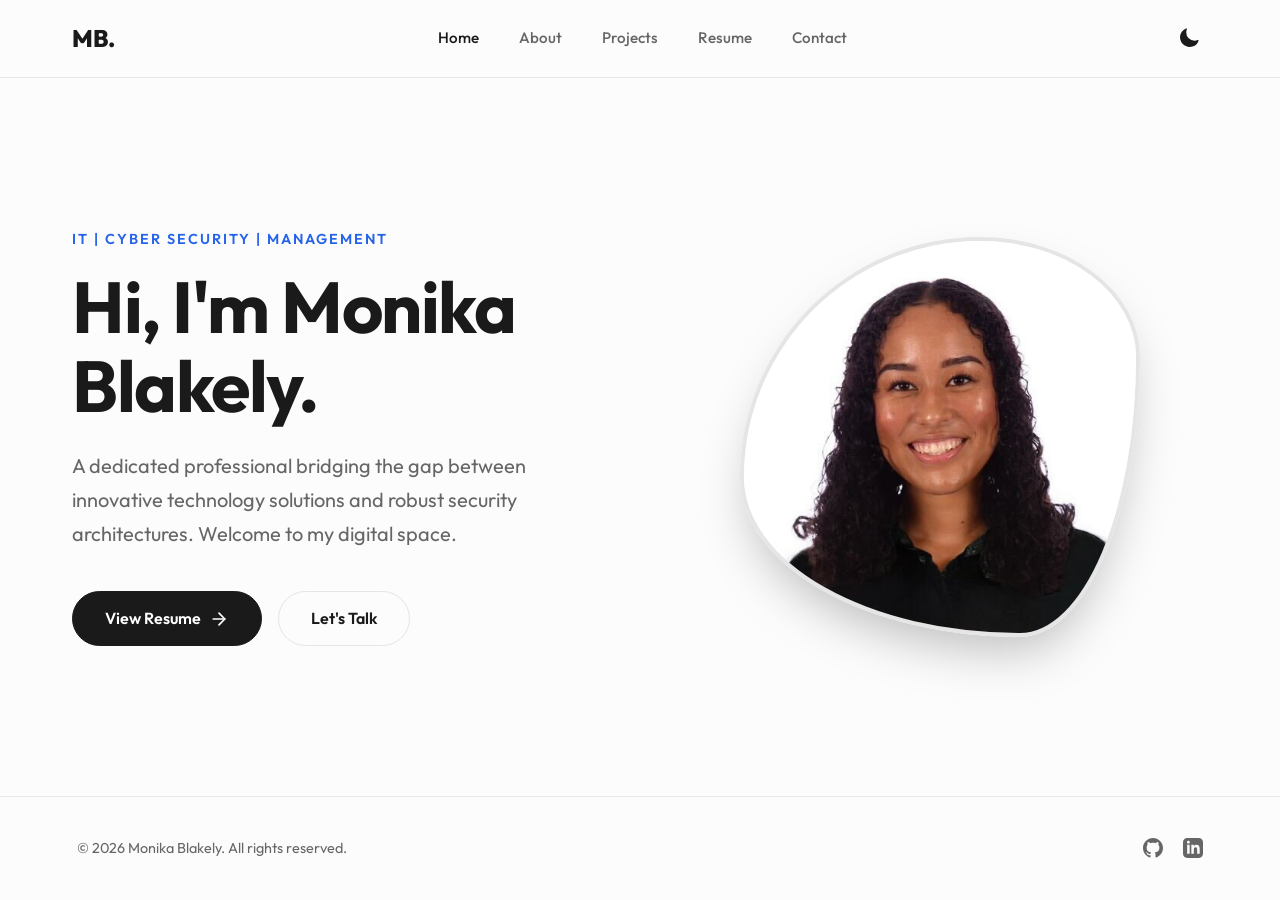
<file: index.html>
<!doctype html>
<html lang="en" data-theme="dark">
  <head>
    <meta charset="UTF-8" />
    <meta name="viewport" content="width=device-width, initial-scale=1" />
    <title>Monika Blakely | IT & Cyber Security Professional</title>

    <!-- SEO -->
    <meta name="description" content="Monika Blakely is an IT and Cyber Security professional based in Virginia, specializing in security architecture, IT management, and innovative technology solutions." />
    <meta name="author" content="Monika Blakely" />
    <meta name="robots" content="index, follow" />
    <link rel="canonical" href="https://monikablakely.github.io/portfolio/" />

    <!-- Open Graph -->
    <meta property="og:title" content="Monika Blakely | IT & Cyber Security Professional" />
    <meta property="og:description" content="IT and Cyber Security professional bridging innovative technology solutions and robust security architectures." />
    <meta property="og:type" content="website" />
    <meta property="og:url" content="https://monikablakely.github.io/portfolio/" />

    <!-- Fonts -->
    <link rel="preconnect" href="https://fonts.googleapis.com" />
    <link rel="preconnect" href="https://fonts.gstatic.com" crossorigin />
    <link href="https://fonts.googleapis.com/css2?family=Outfit:wght@300;400;500;600;700;800&display=swap" rel="stylesheet" />

    <!-- Stylesheet -->
    <link rel="stylesheet" href="assets/css/styles.css" />
  </head>
  <body>
    <nav class="navbar" id="navbar">
      <div class="nav-container">
        <a href="index.html" class="nav-brand">MB.</a>

        <div class="nav-links" id="nav-links">
          <a href="index.html" class="active">Home</a>
          <a href="about.html">About</a>
          <a href="projects.html">Projects</a>
          <a href="resume.html">Resume</a>
          <a href="contact.html">Contact</a>
        </div>

        <div class="nav-controls">
          <button class="theme-toggle" id="theme-toggle" aria-label="Toggle Theme">
            <svg id="theme-icon" xmlns="http://www.w3.org/2000/svg" viewBox="0 0 24 24">
              <path
                d="M12 2.25a.75.75 0 0 1 .75.75v2.25a.75.75 0 0 1-1.5 0V3a.75.75 0 0 1 .75-.75ZM7.5 12a4.5 4.5 0 1 1 9 0 4.5 4.5 0 0 1-9 0ZM18.894 6.166a.75.75 0 0 0-1.06-1.06l-1.591 1.59a.75.75 0 1 0 1.06 1.061l1.591-1.59ZM21.75 12a.75.75 0 0 1-.75.75h-2.25a.75.75 0 0 1 0-1.5H21a.75.75 0 0 1 .75.75ZM17.834 18.894a.75.75 0 0 0 1.06-1.06l-1.59-1.591a.75.75 0 1 0-1.061 1.06l1.59 1.591ZM12 18.75a.75.75 0 0 1 .75.75V21a.75.75 0 0 1-1.5 0v-1.5a.75.75 0 0 1 .75-.75ZM6.166 18.894a.75.75 0 0 1-1.06-1.06l1.59-1.591a.75.75 0 1 1 1.061 1.06l-1.59 1.591ZM2.25 12a.75.75 0 0 1 .75-.75H5.25a.75.75 0 0 1 0 1.5H3a.75.75 0 0 1-.75-.75ZM6.166 6.166a.75.75 0 0 1 1.06-1.06l1.59 1.591a.75.75 0 1 1-1.061 1.06l-1.59-1.591Z"
              />
            </svg>
          </button>

          <button class="mobile-toggle" id="mobile-toggle" aria-label="Toggle Menu">
            <svg xmlns="http://www.w3.org/2000/svg" width="24" height="24" fill="none" viewBox="0 0 24 24" stroke="currentColor" stroke-width="2">
              <path stroke-linecap="round" stroke-linejoin="round" d="M4 6h16M4 12h16m-7 6h7" />
            </svg>
          </button>
        </div>
      </div>
    </nav>

    <main>
      <section class="hero">
        <div class="hero-content">
          <span class="hero-subtitle">IT | Cyber Security | Management</span>
          <h1 class="hero-title">Hi, I'm Monika Blakely.</h1>
          <p class="hero-desc">A dedicated professional bridging the gap between innovative technology solutions and robust security architectures. Welcome to my digital space.</p>

          <div class="hero-actions">
            <a href="resume.html" class="btn-primary">
              View Resume
              <svg xmlns="http://www.w3.org/2000/svg" width="20" height="20" viewBox="0 0 24 24" fill="none" stroke="currentColor" stroke-width="2" stroke-linecap="round" stroke-linejoin="round">
                <line x1="5" y1="12" x2="19" y2="12"></line>
                <polyline points="12 5 19 12 12 19"></polyline>
              </svg>
            </a>
            <a href="contact.html" class="btn-secondary">Let's Talk</a>
          </div>
        </div>
        <div class="hero-image-wrapper">
          <img src="assets/images/profile.jpg" alt="Monika Blakely Profile" class="hero-image" />
        </div>
      </section>
    </main>

    <footer>
      <div class="footer-left">&copy; <span id="year">2026</span> Monika Blakely. All rights reserved.</div>
      <div class="socials">
        <a href="https://github.com/monikablakely" target="_blank" rel="noopener noreferrer" aria-label="GitHub">
          <svg xmlns="http://www.w3.org/2000/svg" width="20" height="20" viewBox="0 0 24 24" fill="currentColor">
            <path
              d="M12 0c-6.626 0-12 5.373-12 12 0 5.302 3.438 9.8 8.207 11.387.599.111.793-.261.793-.577v-2.234c-3.338.726-4.033-1.416-4.033-1.416-.546-1.387-1.333-1.756-1.333-1.756-1.089-.745.083-.729.083-.729 1.205.084 1.839 1.237 1.839 1.237 1.07 1.834 2.807 1.304 3.492.997.107-.775.418-1.305.762-1.604-2.665-.305-5.467-1.334-5.467-5.931 0-1.311.469-2.381 1.236-3.221-.124-.303-.535-1.524.117-3.176 0 0 1.008-.322 3.301 1.23.957-.266 1.983-.399 3.003-.404 1.02.005 2.047.138 3.006.404 2.291-1.552 3.297-1.23 3.297-1.23.653 1.653.242 2.874.118 3.176.77.84 1.235 1.911 1.235 3.221 0 4.609-2.807 5.624-5.479 5.921.43.372.823 1.102.823 2.222v3.293c0 .319.192.694.801.576 4.765-1.589 8.199-6.086 8.199-11.386 0-6.627-5.373-12-12-12z"
            />
          </svg>
        </a>
        <a href="https://www.linkedin.com/in/monikablakely/" target="_blank" rel="noopener noreferrer" aria-label="LinkedIn">
          <svg xmlns="http://www.w3.org/2000/svg" width="20" height="20" viewBox="0 0 24 24" fill="currentColor"><path d="M19 0h-14c-2.761 0-5 2.239-5 5v14c0 2.761 2.239 5 5 5h14c2.762 0 5-2.239 5-5v-14c0-2.761-2.238-5-5-5zm-11 19h-3v-11h3v11zm-1.5-12.268c-.966 0-1.75-.79-1.75-1.764s.784-1.764 1.75-1.764 1.75.79 1.75 1.764-.783 1.764-1.75 1.764zm13.5 12.268h-3v-5.604c0-3.368-4-3.113-4 0v5.604h-3v-11h3v1.765c1.396-2.586 7-2.777 7 2.476v6.759z" /></svg>
        </a>
      </div>
    </footer>

    <script src="assets/js/scripts.js"></script>
  </body>
</html>
</file>
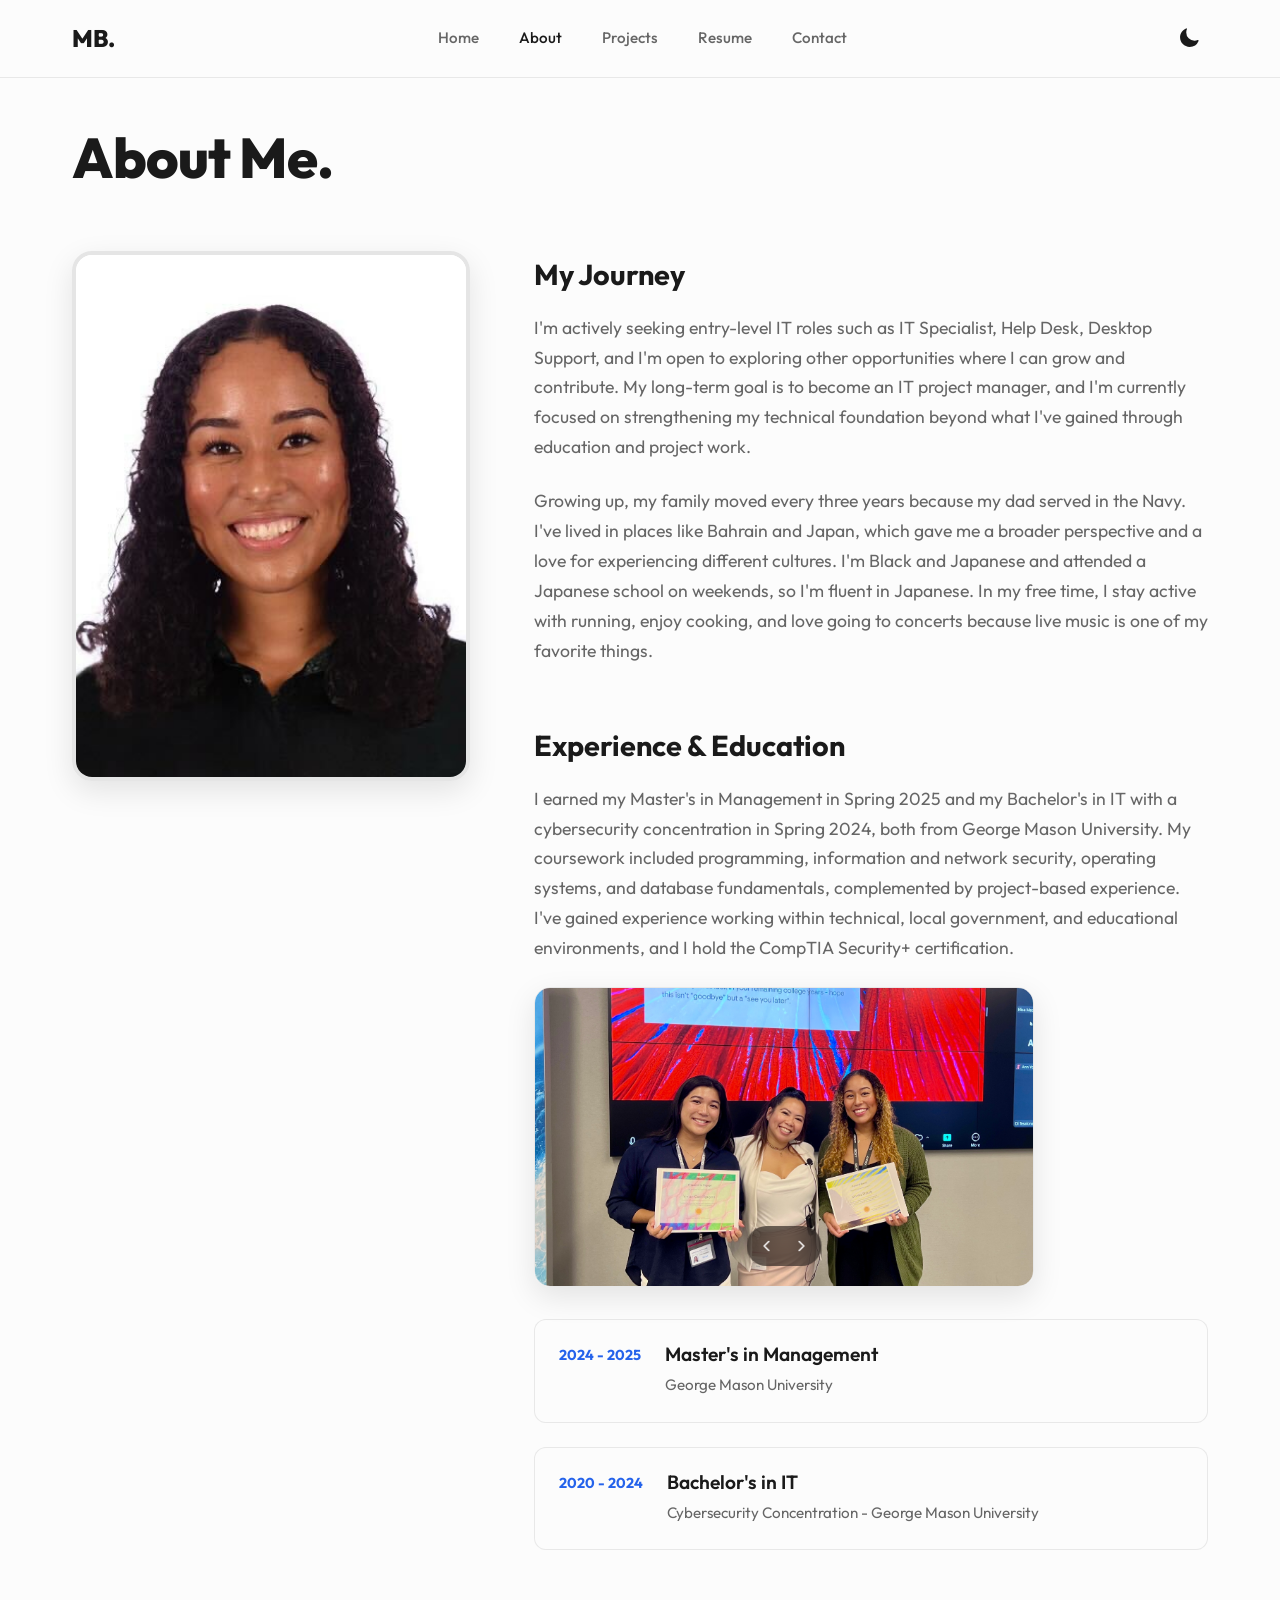
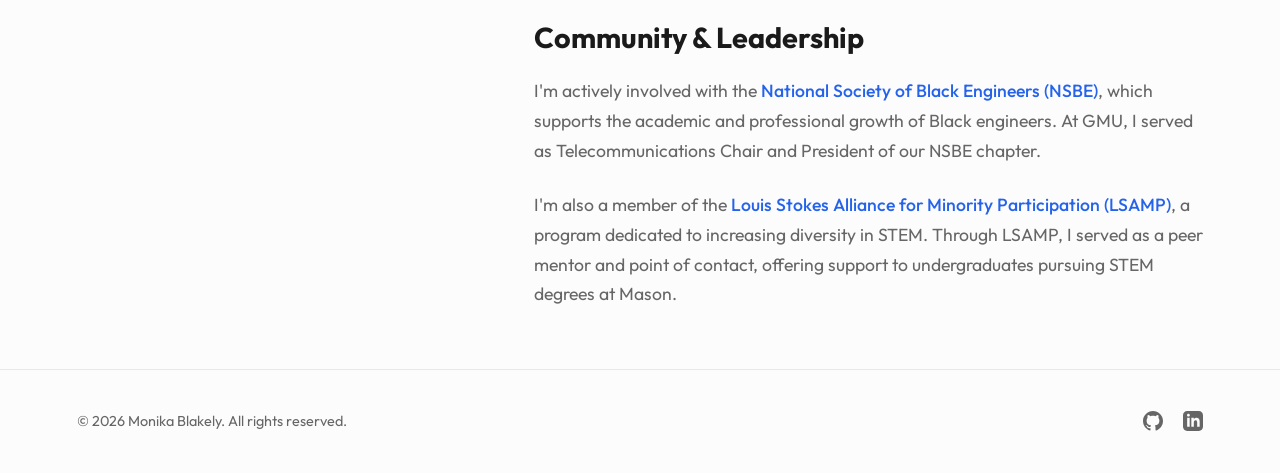
<file: about.html>
<!doctype html>
<html lang="en" data-theme="dark">
  <head>
    <meta charset="UTF-8" />
    <meta name="viewport" content="width=device-width, initial-scale=1" />
    <title>About | Monika Blakely</title>

    <!-- SEO -->
    <meta name="description" content="Learn about Monika Blakely — her journey from George Mason University to IT and Cyber Security, her experience, education, and community leadership." />
    <meta name="author" content="Monika Blakely" />
    <meta name="robots" content="index, follow" />
    <link rel="canonical" href="https://monikablakely.github.io/portfolio/about.html" />

    <!-- Open Graph -->
    <meta property="og:title" content="About | Monika Blakely" />
    <meta property="og:description" content="Learn about Monika Blakely — her journey from George Mason University to IT and Cyber Security, her experience, education, and community leadership." />
    <meta property="og:type" content="website" />
    <meta property="og:url" content="https://monikablakely.github.io/portfolio/about.html" />

    <!-- Fonts -->
    <link rel="preconnect" href="https://fonts.googleapis.com" />
    <link rel="preconnect" href="https://fonts.gstatic.com" crossorigin />
    <link href="https://fonts.googleapis.com/css2?family=Outfit:wght@300;400;500;600;700;800&display=swap" rel="stylesheet" />

    <!-- Stylesheet -->
    <link rel="stylesheet" href="assets/css/styles.css" />
  </head>
  <body>
    <nav class="navbar" id="navbar">
      <div class="nav-container">
        <a href="index.html" class="nav-brand">MB.</a>

        <div class="nav-links" id="nav-links">
          <a href="index.html" class="active">Home</a>
          <a href="about.html">About</a>
          <a href="projects.html">Projects</a>
          <a href="resume.html">Resume</a>
          <a href="contact.html">Contact</a>
        </div>

        <div class="nav-controls">
          <button class="theme-toggle" id="theme-toggle" aria-label="Toggle Theme">
            <svg id="theme-icon" xmlns="http://www.w3.org/2000/svg" viewBox="0 0 24 24">
              <path
                d="M12 2.25a.75.75 0 0 1 .75.75v2.25a.75.75 0 0 1-1.5 0V3a.75.75 0 0 1 .75-.75ZM7.5 12a4.5 4.5 0 1 1 9 0 4.5 4.5 0 0 1-9 0ZM18.894 6.166a.75.75 0 0 0-1.06-1.06l-1.591 1.59a.75.75 0 1 0 1.06 1.061l1.591-1.59ZM21.75 12a.75.75 0 0 1-.75.75h-2.25a.75.75 0 0 1 0-1.5H21a.75.75 0 0 1 .75.75ZM17.834 18.894a.75.75 0 0 0 1.06-1.06l-1.59-1.591a.75.75 0 1 0-1.061 1.06l1.59 1.591ZM12 18.75a.75.75 0 0 1 .75.75V21a.75.75 0 0 1-1.5 0v-1.5a.75.75 0 0 1 .75-.75ZM6.166 18.894a.75.75 0 0 1-1.06-1.06l1.59-1.591a.75.75 0 1 1 1.061 1.06l-1.59 1.591ZM2.25 12a.75.75 0 0 1 .75-.75H5.25a.75.75 0 0 1 0 1.5H3a.75.75 0 0 1-.75-.75ZM6.166 6.166a.75.75 0 0 1 1.06-1.06l1.59 1.591a.75.75 0 1 1-1.061 1.06l-1.59-1.591Z"
              />
            </svg>
          </button>

          <button class="mobile-toggle" id="mobile-toggle" aria-label="Toggle Menu">
            <svg xmlns="http://www.w3.org/2000/svg" width="24" height="24" fill="none" viewBox="0 0 24 24" stroke="currentColor" stroke-width="2">
              <path stroke-linecap="round" stroke-linejoin="round" d="M4 6h16M4 12h16m-7 6h7" />
            </svg>
          </button>
        </div>
      </div>
    </nav>

    <main class="page-main">
      <div class="page-container">
        <h1 class="page-title">About Me.</h1>

        <div class="about-grid">
          <div class="about-image-col">
            <div class="image-stack">
              <img src="assets/images/profile.jpg" alt="Monika Blakely" class="stack-img main-img" loading="lazy" />
            </div>
          </div>

          <div class="about-text-col">
            <h2 class="section-heading">My Journey</h2>
            <p class="section-text">I'm actively seeking entry-level IT roles such as IT Specialist, Help Desk, Desktop Support, and I'm open to exploring other opportunities where I can grow and contribute. My long-term goal is to become an IT project manager, and I'm currently focused on strengthening my technical foundation beyond what I've gained through education and project work.</p>
            <p class="section-text">Growing up, my family moved every three years because my dad served in the Navy. I've lived in places like Bahrain and Japan, which gave me a broader perspective and a love for experiencing different cultures. I'm Black and Japanese and attended a Japanese school on weekends, so I'm fluent in Japanese. In my free time, I stay active with running, enjoy cooking, and love going to concerts because live music is one of my favorite things.</p>

            <h2 class="section-heading mt-2">Experience & Education</h2>
            <p class="section-text">
              I earned my Master's in Management in Spring 2025 and my Bachelor's in IT with a cybersecurity concentration in Spring 2024, both from George Mason University. My coursework included programming, information and network security, operating systems, and database fundamentals, complemented by project-based experience. I've gained experience working within technical, local government, and educational environments, and I hold the CompTIA Security+ certification.
            </p>

            <div class="carousel" id="carousel">
              <div class="carousel-slides" id="carousel-slides">
                <img src="assets/images/gdit.jpg" alt="GDIT Experience" class="carousel-slide" loading="lazy" />
                <img src="assets/images/nsbe.jpg" alt="NSBE Experience" class="carousel-slide" loading="lazy" />
                <img src="assets/images/aws.jpg" alt="AWS Experience" class="carousel-slide" loading="lazy" />
              </div>
              <div class="carousel-controls">
                <button class="carousel-btn" id="prev" aria-label="Previous Slide">
                  <svg xmlns="http://www.w3.org/2000/svg" width="24" height="24" viewBox="0 0 24 24" fill="none" stroke="currentColor" stroke-width="2" stroke-linecap="round" stroke-linejoin="round" data-lucide="chevron-left" aria-hidden="true" style="width: 18px; height: 18px" class="lucide lucide-chevron-left"><path d="m15 18-6-6 6-6"></path></svg>
                </button>
                <button class="carousel-btn" id="next" aria-label="Next Slide">
                  <svg xmlns="http://www.w3.org/2000/svg" width="24" height="24" viewBox="0 0 24 24" fill="none" stroke="currentColor" stroke-width="2" stroke-linecap="round" stroke-linejoin="round" data-lucide="chevron-right" aria-hidden="true" style="width: 18px; height: 18px" class="lucide lucide-chevron-right"><path d="m9 18 6-6-6-6"></path></svg>
                </button>
              </div>
            </div>

            <div class="experience-list">
              <div class="exp-item">
                <span class="exp-year">2024 - 2025</span>
                <div class="exp-details">
                  <h3>Master's in Management</h3>
                  <p>George Mason University</p>
                </div>
              </div>
              <div class="exp-item">
                <span class="exp-year">2020 - 2024</span>
                <div class="exp-details">
                  <h3>Bachelor's in IT</h3>
                  <p>Cybersecurity Concentration - George Mason University</p>
                </div>
              </div>
            </div>

            <h2 class="section-heading mt-2">Community & Leadership</h2>
            <p class="section-text">I'm actively involved with the <a href="https://nsbe.org/" target="_blank" rel="noopener noreferrer" class="text-link">National Society of Black Engineers (NSBE)</a>, which supports the academic and professional growth of Black engineers. At GMU, I served as Telecommunications Chair and President of our NSBE chapter.</p>
            <p class="section-text">I'm also a member of the <a href="https://www.nsf.gov/funding/opportunities/lsamp-louis-stokes-alliances-minority-participation" target="_blank" rel="noopener noreferrer" class="text-link">Louis Stokes Alliance for Minority Participation (LSAMP)</a>, a program dedicated to increasing diversity in STEM. Through LSAMP, I served as a peer mentor and point of contact, offering support to undergraduates pursuing STEM degrees at Mason.</p>
          </div>
        </div>
      </div>
    </main>

    <footer>
      <div class="footer-left">&copy; <span id="year">2026</span> Monika Blakely. All rights reserved.</div>
      <div class="socials">
        <a href="https://github.com/monikablakely" target="_blank" rel="noopener noreferrer" aria-label="GitHub">
          <svg xmlns="http://www.w3.org/2000/svg" width="20" height="20" viewBox="0 0 24 24" fill="currentColor">
            <path
              d="M12 0c-6.626 0-12 5.373-12 12 0 5.302 3.438 9.8 8.207 11.387.599.111.793-.261.793-.577v-2.234c-3.338.726-4.033-1.416-4.033-1.416-.546-1.387-1.333-1.756-1.333-1.756-1.089-.745.083-.729.083-.729 1.205.084 1.839 1.237 1.839 1.237 1.07 1.834 2.807 1.304 3.492.997.107-.775.418-1.305.762-1.604-2.665-.305-5.467-1.334-5.467-5.931 0-1.311.469-2.381 1.236-3.221-.124-.303-.535-1.524.117-3.176 0 0 1.008-.322 3.301 1.23.957-.266 1.983-.399 3.003-.404 1.02.005 2.047.138 3.006.404 2.291-1.552 3.297-1.23 3.297-1.23.653 1.653.242 2.874.118 3.176.77.84 1.235 1.911 1.235 3.221 0 4.609-2.807 5.624-5.479 5.921.43.372.823 1.102.823 2.222v3.293c0 .319.192.694.801.576 4.765-1.589 8.199-6.086 8.199-11.386 0-6.627-5.373-12-12-12z"
            />
          </svg>
        </a>
        <a href="https://www.linkedin.com/in/monikablakely/" target="_blank" rel="noopener noreferrer" aria-label="LinkedIn">
          <svg xmlns="http://www.w3.org/2000/svg" width="20" height="20" viewBox="0 0 24 24" fill="currentColor"><path d="M19 0h-14c-2.761 0-5 2.239-5 5v14c0 2.761 2.239 5 5 5h14c2.762 0 5-2.239 5-5v-14c0-2.761-2.238-5-5-5zm-11 19h-3v-11h3v11zm-1.5-12.268c-.966 0-1.75-.79-1.75-1.764s.784-1.764 1.75-1.764 1.75.79 1.75 1.764-.783 1.764-1.75 1.764zm13.5 12.268h-3v-5.604c0-3.368-4-3.113-4 0v5.604h-3v-11h3v1.765c1.396-2.586 7-2.777 7 2.476v6.759z" /></svg>
        </a>
      </div>
    </footer>

    <script src="assets/js/scripts.js"></script>
  </body>
</html>
</file>
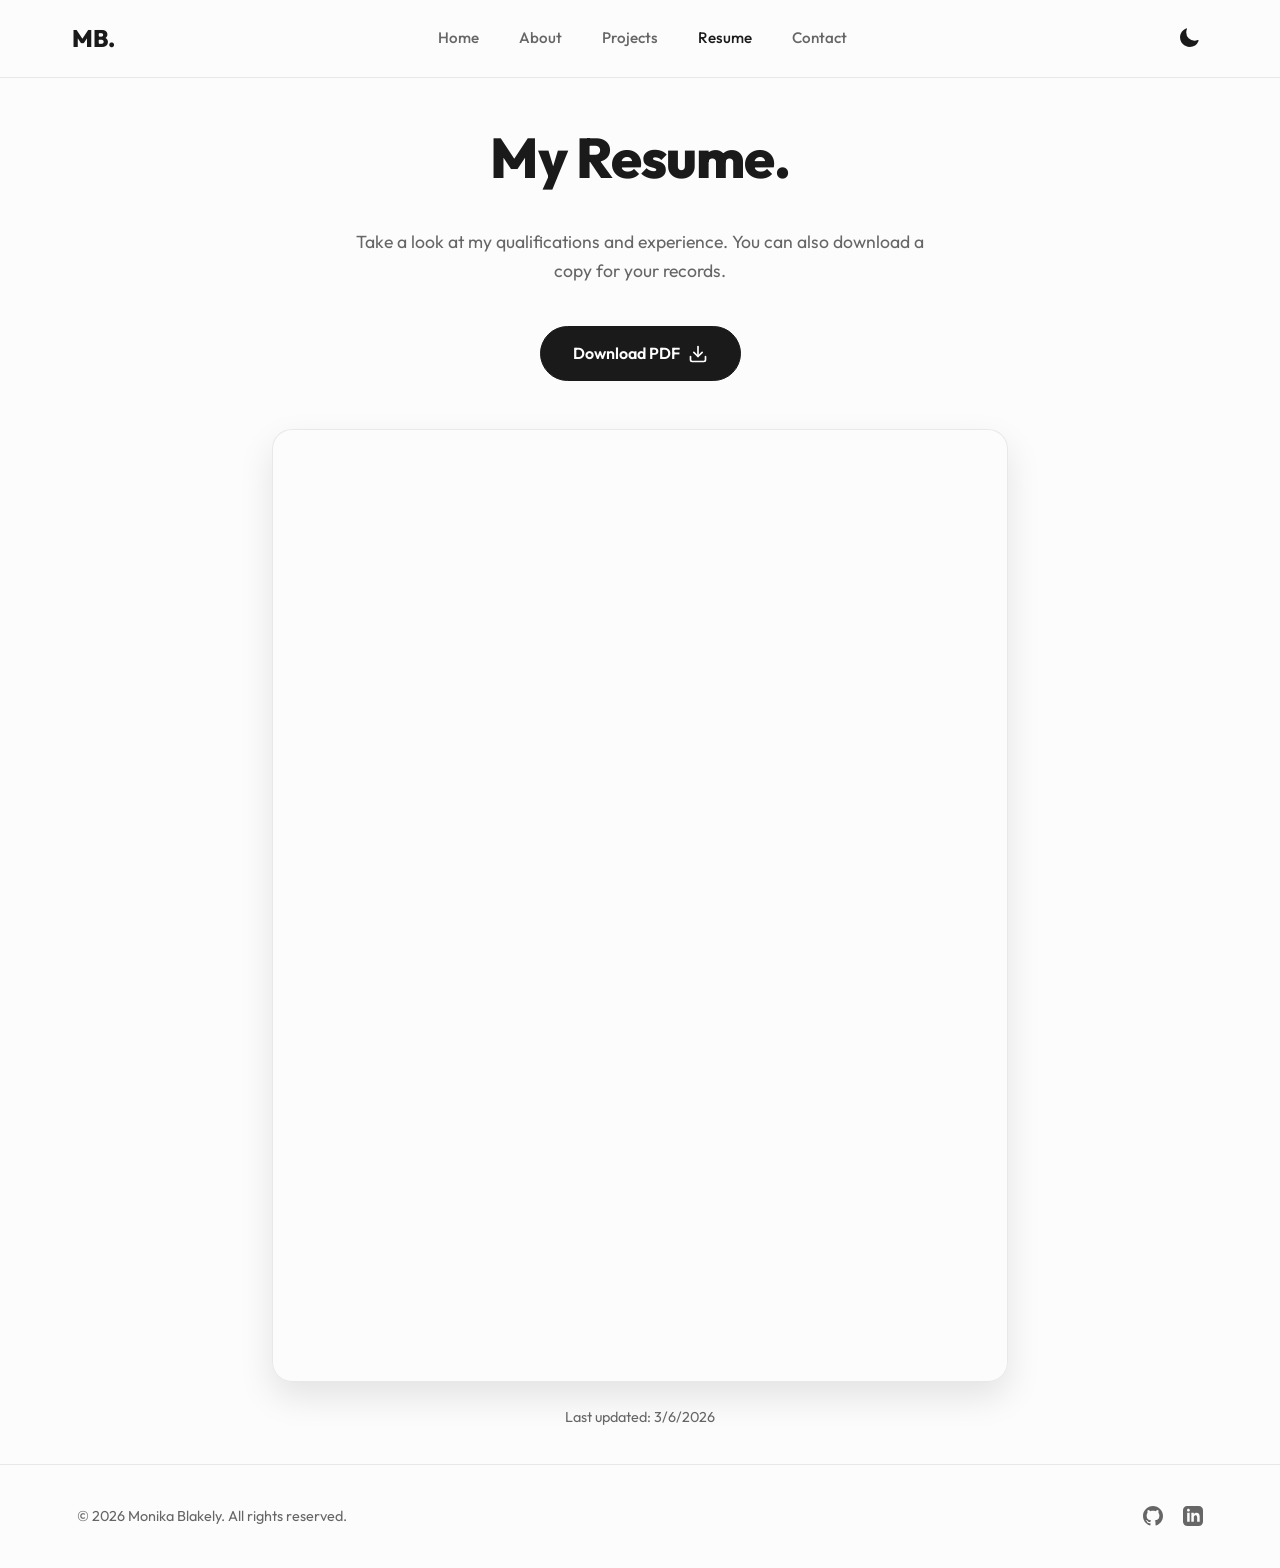
<file: resume.html>
<!doctype html>
<html lang="en" data-theme="dark">
  <head>
    <meta charset="UTF-8" />
    <meta name="viewport" content="width=device-width, initial-scale=1" />
    <title>Resume | Monika Blakely</title>

    <!-- SEO -->
    <meta name="description" content="View and download Monika Blakely's resume. CompTIA Security+ certified IT professional with a Master's in Management and Bachelor's in IT from George Mason University." />
    <meta name="author" content="Monika Blakely" />
    <meta name="robots" content="index, follow" />
    <link rel="canonical" href="https://monikablakely.github.io/portfolio/resume.html" />

    <!-- Open Graph -->
    <meta property="og:title" content="Resume | Monika Blakely" />
    <meta property="og:description" content="CompTIA Security+ certified IT professional with a Master's in Management and Bachelor's in IT from George Mason University." />
    <meta property="og:type" content="website" />
    <meta property="og:url" content="https://monikablakely.github.io/portfolio/resume.html" />

    <!-- Fonts -->
    <link rel="preconnect" href="https://fonts.googleapis.com" />
    <link rel="preconnect" href="https://fonts.gstatic.com" crossorigin />
    <link href="https://fonts.googleapis.com/css2?family=Outfit:wght@300;400;500;600;700;800&display=swap" rel="stylesheet" />

    <!-- Stylesheet -->
    <link rel="stylesheet" href="assets/css/styles.css" />
  </head>
  <body>
    <nav class="navbar" id="navbar">
      <div class="nav-container">
        <a href="index.html" class="nav-brand">MB.</a>

        <div class="nav-links" id="nav-links">
          <a href="index.html" class="active">Home</a>
          <a href="about.html">About</a>
          <a href="projects.html">Projects</a>
          <a href="resume.html">Resume</a>
          <a href="contact.html">Contact</a>
        </div>

        <div class="nav-controls">
          <button class="theme-toggle" id="theme-toggle" aria-label="Toggle Theme">
            <svg id="theme-icon" xmlns="http://www.w3.org/2000/svg" viewBox="0 0 24 24">
              <path
                d="M12 2.25a.75.75 0 0 1 .75.75v2.25a.75.75 0 0 1-1.5 0V3a.75.75 0 0 1 .75-.75ZM7.5 12a4.5 4.5 0 1 1 9 0 4.5 4.5 0 0 1-9 0ZM18.894 6.166a.75.75 0 0 0-1.06-1.06l-1.591 1.59a.75.75 0 1 0 1.06 1.061l1.591-1.59ZM21.75 12a.75.75 0 0 1-.75.75h-2.25a.75.75 0 0 1 0-1.5H21a.75.75 0 0 1 .75.75ZM17.834 18.894a.75.75 0 0 0 1.06-1.06l-1.59-1.591a.75.75 0 1 0-1.061 1.06l1.59 1.591ZM12 18.75a.75.75 0 0 1 .75.75V21a.75.75 0 0 1-1.5 0v-1.5a.75.75 0 0 1 .75-.75ZM6.166 18.894a.75.75 0 0 1-1.06-1.06l1.59-1.591a.75.75 0 1 1 1.061 1.06l-1.59 1.591ZM2.25 12a.75.75 0 0 1 .75-.75H5.25a.75.75 0 0 1 0 1.5H3a.75.75 0 0 1-.75-.75ZM6.166 6.166a.75.75 0 0 1 1.06-1.06l1.59 1.591a.75.75 0 1 1-1.061 1.06l-1.59-1.591Z"
              />
            </svg>
          </button>

          <button class="mobile-toggle" id="mobile-toggle" aria-label="Toggle Menu">
            <svg xmlns="http://www.w3.org/2000/svg" width="24" height="24" fill="none" viewBox="0 0 24 24" stroke="currentColor" stroke-width="2">
              <path stroke-linecap="round" stroke-linejoin="round" d="M4 6h16M4 12h16m-7 6h7" />
            </svg>
          </button>
        </div>
      </div>
    </nav>

    <main class="page-main">
      <div class="page-container" style="max-width: 800px; text-align: center">
        <h1 class="page-title" style="margin-bottom: 1.5rem">My Resume.</h1>

        <p class="section-text" style="max-width: 600px; margin: 0 auto 2.5rem">Take a look at my qualifications and experience. You can also download a copy for your records.</p>

        <div class="resume-actions" style="margin-bottom: 3rem">
          <a href="https://monikablakely.github.io/portfolio/documents/monika-blakely-resume.pdf" class="btn-primary" download>
            Download PDF
            <svg xmlns="http://www.w3.org/2000/svg" width="20" height="20" viewBox="0 0 24 24" fill="none" stroke="currentColor" stroke-width="2" stroke-linecap="round" stroke-linejoin="round">
              <path d="M21 15v4a2 2 0 0 1-2 2H5a2 2 0 0 1-2-2v-4"></path>
              <polyline points="7 10 12 15 17 10"></polyline>
              <line x1="12" y1="15" x2="12" y2="3"></line>
            </svg>
          </a>
        </div>

        <div class="resume-container">
          <iframe src="https://monikablakely.github.io/portfolio/documents/monika-blakely-resume.pdf" class="resume-frame" title="Monika Blakely Resume" allowfullscreen></iframe>
        </div>

        <p class="updated-note">Last updated: 3/6/2026</p>
      </div>
    </main>

    <footer>
      <div class="footer-left">&copy; <span id="year">2026</span> Monika Blakely. All rights reserved.</div>
      <div class="socials">
        <a href="https://github.com/monikablakely" target="_blank" rel="noopener noreferrer" aria-label="GitHub">
          <svg xmlns="http://www.w3.org/2000/svg" width="20" height="20" viewBox="0 0 24 24" fill="currentColor">
            <path
              d="M12 0c-6.626 0-12 5.373-12 12 0 5.302 3.438 9.8 8.207 11.387.599.111.793-.261.793-.577v-2.234c-3.338.726-4.033-1.416-4.033-1.416-.546-1.387-1.333-1.756-1.333-1.756-1.089-.745.083-.729.083-.729 1.205.084 1.839 1.237 1.839 1.237 1.07 1.834 2.807 1.304 3.492.997.107-.775.418-1.305.762-1.604-2.665-.305-5.467-1.334-5.467-5.931 0-1.311.469-2.381 1.236-3.221-.124-.303-.535-1.524.117-3.176 0 0 1.008-.322 3.301 1.23.957-.266 1.983-.399 3.003-.404 1.02.005 2.047.138 3.006.404 2.291-1.552 3.297-1.23 3.297-1.23.653 1.653.242 2.874.118 3.176.77.84 1.235 1.911 1.235 3.221 0 4.609-2.807 5.624-5.479 5.921.43.372.823 1.102.823 2.222v3.293c0 .319.192.694.801.576 4.765-1.589 8.199-6.086 8.199-11.386 0-6.627-5.373-12-12-12z"
            />
          </svg>
        </a>
        <a href="https://www.linkedin.com/in/monikablakely/" target="_blank" rel="noopener noreferrer" aria-label="LinkedIn">
          <svg xmlns="http://www.w3.org/2000/svg" width="20" height="20" viewBox="0 0 24 24" fill="currentColor"><path d="M19 0h-14c-2.761 0-5 2.239-5 5v14c0 2.761 2.239 5 5 5h14c2.762 0 5-2.239 5-5v-14c0-2.761-2.238-5-5-5zm-11 19h-3v-11h3v11zm-1.5-12.268c-.966 0-1.75-.79-1.75-1.764s.784-1.764 1.75-1.764 1.75.79 1.75 1.764-.783 1.764-1.75 1.764zm13.5 12.268h-3v-5.604c0-3.368-4-3.113-4 0v5.604h-3v-11h3v1.765c1.396-2.586 7-2.777 7 2.476v6.759z" /></svg>
        </a>
      </div>
    </footer>

    <script src="assets/js/scripts.js"></script>
  </body>
</html>
</file>
<file: assets/css/styles.css>
:root {
  /* Light Theme */
  --bg-color: #fcfcfc;
  --text-main: #1a1a1a;
  --text-muted: #666666;
  --accent: #2563eb;
  --nav-bg: rgba(252, 252, 252, 0.85);
  --nav-border: rgba(0, 0, 0, 0.08);
  --card-bg: #fff;
  --btn-bg: #1a1a1a;
  --btn-text: #ffffff;
  --btn-hover: #333333;
  --btn-sec-bg: transparent;
  --btn-sec-text: #1a1a1a;
  --btn-sec-border: #e5e5e5;
  --btn-sec-hover: #f5f5f5;
}

[data-theme="dark"] {
  /* Dark Theme */
  --bg-color: #0d0d0d;
  --text-main: #f2f2f2;
  --text-muted: #a1a1aa;
  --accent: #60a5fa;
  --nav-bg: rgba(13, 13, 13, 0.85);
  --nav-border: rgba(255, 255, 255, 0.08);
  --card-bg: #161616;
  --btn-bg: #f2f2f2;
  --btn-text: #0d0d0d;
  --btn-hover: #d4d4d4;
  --btn-sec-bg: transparent;
  --btn-sec-text: #f2f2f2;
  --btn-sec-border: #333333;
  --btn-sec-hover: #1a1a1a;
}

* {
  margin: 0;
  padding: 0;
  box-sizing: border-box;
}

body {
  font-family: "Outfit", sans-serif;
  background-color: var(--bg-color);
  color: var(--text-main);
  line-height: 1.6;
  transition:
    background-color 0.4s ease,
    color 0.4s ease;
  min-height: 100vh;
  display: flex;
  flex-direction: column;
}

::selection {
  background: var(--accent);
  color: #fff;
}

/* Navigation */
.navbar {
  position: sticky;
  top: 0;
  width: 100%;
  background: var(--nav-bg);
  backdrop-filter: blur(12px);
  -webkit-backdrop-filter: blur(12px);
  border-bottom: 1px solid var(--nav-border);
  z-index: 1000;
  transition:
    background 0.4s ease,
    border-color 0.4s ease,
    padding 0.3s ease;
}

.nav-container {
  width: 100%;
  max-width: 1200px;
  margin: 0 auto;
  padding: 1.2rem 2rem;
  display: flex;
  justify-content: space-between;
  align-items: center;
}

.nav-brand {
  font-size: 1.5rem;
  font-weight: 800;
  letter-spacing: -0.5px;
  text-decoration: none;
  color: var(--text-main);
}

.nav-links {
  display: flex;
  gap: 2.5rem;
  align-items: center;
}

.nav-links a {
  text-decoration: none;
  color: var(--text-muted);
  font-weight: 500;
  font-size: 0.95rem;
  transition: color 0.3s ease;
  position: relative;
}

.nav-links a:hover,
.nav-links a.active {
  color: var(--text-main);
}

.nav-controls {
  display: flex;
  align-items: center;
  gap: 1rem;
}

/* Theme Toggle */
.theme-toggle {
  background: none;
  border: none;
  color: var(--text-main);
  cursor: pointer;
  display: flex;
  align-items: center;
  justify-content: center;
  padding: 0.5rem;
  border-radius: 50%;
  transition:
    background-color 0.3s ease,
    transform 0.3s ease;
}

.theme-toggle:hover {
  background-color: var(--nav-border);
  transform: scale(1.05);
}

.theme-toggle svg {
  width: 22px;
  height: 22px;
  fill: currentColor;
}

.mobile-toggle {
  display: none;
  background: none;
  border: none;
  color: var(--text-main);
  cursor: pointer;
  padding: 0.5rem;
}

/* Main Content (Hero) */
main {
  flex: 1;
  display: flex;
  align-items: center;
  justify-content: center;
}

.hero {
  max-width: 1200px;
  padding: 1.2rem 2rem;
  width: 100%;
  display: flex;
  align-items: center;
  justify-content: space-between;
  gap: 4rem;
  text-align: left;
  animation: fadeUp 1s cubic-bezier(0.16, 1, 0.3, 1) forwards;
  opacity: 0;
  transform: translateY(30px);
}

.hero-content {
  flex: 1;
  max-width: 600px;
}

.hero-image-wrapper {
  flex: 1;
  display: flex;
  justify-content: center;
  align-items: center;
  position: relative;
}

.hero-image {
  width: 100%;
  max-width: 400px;
  height: 400px;
  object-fit: cover;
  border-radius: 60% 40% 30% 70% / 60% 30% 70% 40%;
  box-shadow: 0 25px 50px -12px rgba(0, 0, 0, 0.25);
  border: 4px solid var(--btn-sec-border);
  animation: blob-morph 12s ease-in-out infinite;
  transition:
    transform 0.4s ease,
    border-color 0.4s ease;
}

.hero-image:hover {
  transform: translateY(-10px) scale(1.02);
  border-color: var(--accent);
}

@keyframes blob-morph {
  0%,
  100% {
    border-radius: 60% 40% 30% 70% / 60% 30% 70% 40%;
  }
  33% {
    border-radius: 30% 60% 70% 40% / 50% 60% 30% 60%;
  }
  66% {
    border-radius: 73% 27% 41% 59% / 40% 58% 42% 50%;
  }
}

.hero-subtitle {
  font-size: 0.9rem;
  font-weight: 600;
  color: var(--accent);
  margin-bottom: 1rem;
  letter-spacing: 2px;
  text-transform: uppercase;
  display: block;
}

.hero-title {
  font-size: 4.5rem;
  font-weight: 700;
  line-height: 1.1;
  margin-bottom: 1.5rem;
  letter-spacing: -1.5px;
  color: var(--text-main);
}

.hero-desc {
  font-size: 1.25rem;
  color: var(--text-muted);
  max-width: 650px;
  margin-bottom: 2.5rem;
  line-height: 1.7;
}

.hero-actions {
  display: flex;
  gap: 1rem;
  align-items: center;
}

.btn-primary,
.btn-secondary {
  display: inline-flex;
  align-items: center;
  gap: 0.5rem;
  cursor: pointer;
  padding: 0.85rem 2rem;
  border-radius: 50px;
  text-decoration: none;
  font-weight: 600;
  font-size: 1rem;
  transition: all 0.3s ease;
}

.btn-primary {
  background-color: var(--btn-bg);
  color: var(--btn-text);
  border: 1px solid var(--btn-bg);
}

.btn-primary:hover {
  background-color: var(--btn-hover);
  border-color: var(--btn-hover);
  transform: translateY(-2px);
  box-shadow: 0 10px 20px rgba(0, 0, 0, 0.1);
}

.btn-primary svg {
  transition: transform 0.3s ease;
}

.btn-primary:hover svg {
  transform: translateX(5px);
}

.btn-secondary {
  background-color: var(--btn-sec-bg);
  color: var(--btn-sec-text);
  border: 1px solid var(--btn-sec-border);
}

.btn-secondary:hover {
  background-color: var(--btn-sec-hover);
  border-color: var(--text-muted);
  transform: translateY(-2px);
}

/* Footer */
footer {
  padding: 2.5rem 6%;
  display: flex;
  justify-content: space-between;
  align-items: center;
  border-top: 1px solid var(--nav-border);
  font-size: 0.9rem;
  color: var(--text-muted);
}

.socials {
  display: flex;
  gap: 1.25rem;
}

.socials a {
  color: var(--text-muted);
  transition:
    color 0.3s ease,
    transform 0.3s ease;
  display: flex;
}

.socials a:hover {
  color: var(--text-main);
  transform: translateY(-2px);
}

/* Page Shared Layout */
.page-main {
  padding: 1rem 0;
}

.page-container {
  max-width: 1200px;
  width: 100%;
  margin: 0 auto;
  padding: 1.2rem 2rem;
  animation: fadeUp 1s cubic-bezier(0.16, 1, 0.3, 1) forwards;
  opacity: 0;
  transform: translateY(30px);
}

.page-title {
  font-size: 3.5rem;
  font-weight: 800;
  margin-bottom: 3rem;
  letter-spacing: -1px;
}

.section-heading {
  font-size: 1.8rem;
  font-weight: 700;
  margin-bottom: 1rem;
  color: var(--text-main);
  position: relative;
  display: inline-block;
}

.section-heading.mt-2 {
  margin-top: 2rem;
}

.section-text {
  font-size: 1.1rem;
  color: var(--text-muted);
  margin-bottom: 1.5rem;
  line-height: 1.7;
}

.text-link {
  color: var(--accent);
  text-decoration: none;
  font-weight: 500;
  transition: color 0.3s ease;
}

.text-link:hover {
  color: var(--text-main);
  text-decoration: underline;
}

/* About Page Specific Layout */
.about-grid {
  display: flex;
  gap: 4rem;
  align-items: flex-start;
}

.about-image-col {
  flex: 0 0 35%;
  position: sticky;
  top: 8rem;
}

.about-text-col {
  flex: 1;
}

.image-stack {
  position: relative;
  width: 100%;
  aspect-ratio: 3/4;
}

.stack-img {
  width: 100%;
  height: 100%;
  object-fit: cover;
  border-radius: 20px;
  box-shadow: 0 10px 30px rgba(0, 0, 0, 0.1);
  border: 4px solid var(--btn-sec-border);
  transition: transform 0.3s ease;
}

.stack-img:hover {
  transform: scale(1.02);
}

.experience-list {
  display: flex;
  flex-direction: column;
  gap: 1.5rem;
  margin-top: 1rem;
  margin-bottom: 2rem;
}

.exp-item {
  display: flex;
  gap: 1.5rem;
  padding: 1.5rem;
  background-color: var(--nav-bg);
  border: 1px solid var(--nav-border);
  border-radius: 12px;
  transition:
    transform 0.3s ease,
    box-shadow 0.3s ease;
}

.exp-item:hover {
  transform: translateY(-3px);
  box-shadow: 0 5px 15px rgba(0, 0, 0, 0.05);
  border-color: var(--nav-border);
}

.exp-year {
  font-weight: 700;
  color: var(--accent);
  font-size: 0.9rem;
  white-space: nowrap;
}

.exp-details h3 {
  font-size: 1.2rem;
  font-weight: 600;
  margin-bottom: 0.2rem;
  margin-top: -0.3rem;
  color: var(--text-main);
}

.exp-details p {
  color: var(--text-muted);
  font-size: 0.95rem;
}

/* Projects Page Layout */
.projects-grid {
  display: grid;
  grid-template-columns: repeat(auto-fill, minmax(300px, 1fr));
  gap: 2.5rem;
  margin-top: 1rem;
}

.project-card {
  background: var(--card-bg);
  border: 1px solid var(--nav-border);
  border-radius: 20px;
  overflow: hidden;
  display: flex;
  flex-direction: column;
  box-shadow: 0 3px 6px rgba(0, 0, 0, 0.05);
  transition:
    transform 0.4s ease,
    box-shadow 0.4s ease,
    border-color 0.4s ease;
}

.project-card:hover {
  transform: translateY(-8px);
  box-shadow: 0 15px 35px rgba(0, 0, 0, 0.1);
  border-color: var(--accent);
}

.project-img-wrapper {
  position: relative;
  width: 100%;
  aspect-ratio: 16/10;
  overflow: hidden;
}

.project-img {
  width: 100%;
  height: 100%;
  object-fit: cover;
  transition: transform 0.6s ease;
}

.project-card:hover .project-img {
  transform: scale(1.05);
}

.project-overlay {
  position: absolute;
  top: 0;
  left: 0;
  width: 100%;
  height: 100%;
  background: rgba(0, 0, 0, 0.65);
  display: flex;
  align-items: center;
  justify-content: center;
  opacity: 0;
  transition: opacity 0.3s ease;
  backdrop-filter: blur(2px);
  -webkit-backdrop-filter: blur(2px);
}

.project-card:hover .project-overlay {
  opacity: 1;
}

.overlay-btn {
  background: var(--bg-color);
  color: var(--text-main);
  padding: 0.75rem 1.5rem;
  border-radius: 30px;
  font-weight: 600;
  display: flex;
  align-items: center;
  gap: 0.5rem;
  transform: translateY(20px);
  transition:
    transform 0.3s ease,
    background 0.3s ease,
    color 0.3s ease;
  text-decoration: none;
}

.project-card:hover .overlay-btn {
  transform: translateY(0);
}

.overlay-btn:hover {
  background: var(--accent);
  color: #fff;
}

.project-status-overlay {
  background: rgba(0, 0, 0, 0.5);
  color: #fff;
  padding: 0.75rem 1.5rem;
  border-radius: 30px;
  font-weight: 600;
  transform: translateY(20px);
  transition: transform 0.3s ease;
  display: inline-block;
}

.project-card:hover .project-status-overlay {
  transform: translateY(0);
}

.project-info {
  padding: 1.5rem;
  display: flex;
  flex-direction: column;
  flex: 1;
}

.project-title {
  font-size: 1.4rem;
  font-weight: 700;
  margin-bottom: 0.8rem;
  color: var(--text-main);
  line-height: 1.3;
}

.project-desc {
  font-size: 1rem;
  color: var(--text-muted);
  margin-bottom: 1.5rem;
  flex: 1;
}

.project-tags {
  display: flex;
  flex-wrap: wrap;
  gap: 0.5rem;
  margin-top: auto;
}

.tag {
  background: var(--btn-sec-border);
  border: 1px solid var(--nav-border);
  padding: 0.25rem 0.75rem;
  border-radius: 20px;
  font-size: 0.8rem;
  font-weight: 500;
  color: var(--text-main);
}

/* Carousel */
.carousel {
  position: relative;
  width: 100%;
  max-width: 500px;
  height: 300px;
  border-radius: 16px;
  overflow: hidden;
  box-shadow: 0 10px 30px rgba(0, 0, 0, 0.1);
  margin-bottom: 2rem;
  border: 1px solid var(--nav-border);
}

.carousel-slides {
  position: relative;
  width: 100%;
  height: 100%;
}

.carousel-slide {
  position: absolute;
  inset: 0;
  width: 100%;
  height: 100%;
  object-fit: cover;
  opacity: 0;
  transition: opacity 0.5s ease;
  pointer-events: none;
}

.carousel-slide.active {
  opacity: 1;
  pointer-events: auto;
}

.carousel-controls {
  position: absolute;
  bottom: 20px;
  left: 50%;
  transform: translateX(-50%);
  display: flex;
  gap: 5px;
  z-index: 10;
  background: rgba(0, 0, 0, 0.5);
  padding: 5px;
  border-radius: 50px;
  backdrop-filter: blur(10px);
}

.carousel-btn {
  background: none;
  border: none;
  color: white;
  cursor: pointer;
  display: flex;
  align-items: center;
  justify-content: center;
  width: 30px;
  height: 30px;
  border-radius: 50%;
  transition: all 0.3s ease;
}

.carousel-btn:hover {
  background: rgba(255, 255, 255, 0.2);
}

/* Resume Layout */
.resume-container {
  width: 100%;
  aspect-ratio: 8.5/11;
  max-width: 800px;
  background: var(--nav-bg);
  border: 1px solid var(--nav-border);
  border-radius: 20px;
  overflow: hidden;
  margin: 0 auto 1.5rem;
  box-shadow: 0 15px 35px rgba(0, 0, 0, 0.1);
}

.resume-frame {
  width: 100%;
  height: 100%;
  border: none;
}

.updated-note {
  font-size: 0.9rem;
  color: var(--text-muted);
}

/* Contact Layout */
.contact-page .page-title {
  margin-bottom: 0;
}

.contact-page .section-text {
  margin-bottom: 3rem;
}

.contact-grid {
  display: grid;
  grid-template-columns: 1fr 1fr;
  gap: 4rem;
  align-items: flex-start;
}

.contact-info {
  display: flex;
  flex-direction: column;
}

.info-items {
  display: flex;
  flex-direction: column;
  gap: 1.5rem;
}

.info-item {
  display: flex;
  align-items: center;
  gap: 1.5rem;
  padding: 1.5rem;
  background: var(--nav-bg);
  border: 1px solid var(--nav-border);
  border-radius: 16px;
  text-decoration: none;
  transition:
    transform 0.3s cubic-bezier(0.16, 1, 0.3, 1),
    box-shadow 0.3s ease,
    border-color 0.3s ease;
}

.text-link-card.info-item:hover {
  transform: translateY(-5px);
  box-shadow: 0 15px 35px rgba(0, 0, 0, 0.1);
  border-color: var(--accent);
}

.text-link-card.info-item:hover .info-icon {
  background: var(--accent);
  color: #fff;
}

.info-icon {
  width: 55px;
  height: 55px;
  border-radius: 50%;
  background: var(--btn-sec-border);
  display: flex;
  align-items: center;
  justify-content: center;
  color: var(--accent);
  flex-shrink: 0;
  transition:
    background 0.3s ease,
    color 0.3s ease;
}

.info-details h3 {
  font-size: 1.1rem;
  font-weight: 700;
  margin-bottom: 0.2rem;
  color: var(--text-main);
}

.info-details p {
  color: var(--text-muted);
  font-size: 0.95rem;
}

.contact-card {
  background: var(--card-bg);
  border: 1px solid var(--nav-border);
  border-radius: 20px;
  padding: 2.5rem;
  box-shadow: 0 10px 30px rgba(0, 0, 0, 0.05);
  text-align: left;
}

.form-group {
  margin-bottom: 1.5rem;
}

.form-group label {
  display: block;
  margin-bottom: 0.5rem;
  font-weight: 600;
  color: var(--text-main);
}

.form-control {
  width: 100%;
  padding: 1rem;
  border-radius: 12px;
  border: 1px solid var(--nav-border);
  background: var(--bg-color);
  color: var(--text-main);
  font-family: inherit;
  font-size: 1rem;
  transition:
    border-color 0.3s ease,
    box-shadow 0.3s ease;
}

.form-control:focus {
  outline: none;
  border-color: var(--accent);
  box-shadow: 0 0 0 3px rgba(37, 99, 235, 0.1);
}

.w-100 {
  width: 100%;
  justify-content: center;
}

.form-status {
  margin-top: 1rem;
  text-align: center;
  font-size: 0.95rem;
  font-weight: 500;
}

.form-status.success {
  color: #10b981;
}

.form-status.error {
  color: #ef4444;
}

/* Animations */
@keyframes fadeUp {
  to {
    opacity: 1;
    transform: translateY(0);
  }
}

/* Responsive */
@media (max-width: 992px) {
  .hero {
    flex-direction: column-reverse;
    text-align: center;
    gap: 3rem;
    padding-block: 4rem;
  }

  .hero-content {
    display: flex;
    flex-direction: column;
    align-items: center;
  }

  .hero-actions {
    align-items: center;
  }

  .contact-grid {
    grid-template-columns: 1fr;
    gap: 2.5rem;
  }
}

@media (max-width: 768px) {
  .navbar .nav-container {
    padding: 1rem 5%;
  }

  .nav-links {
    display: flex;
    position: fixed;
    top: 0;
    left: 0;
    width: 100%;
    height: 100vh;
    background: rgba(252, 252, 252, 1);
    flex-direction: column;
    justify-content: center;
    align-items: center;
    padding: 0;
    border: none;
    gap: 2.5rem;
    opacity: 0;
    pointer-events: none;
    transition: opacity 0.4s ease;
    z-index: 900;
  }

  [data-theme="dark"] .nav-links {
    background: rgba(13, 13, 13, 1);
  }

  .nav-links.active {
    opacity: 1;
    pointer-events: auto;
  }

  .nav-links a {
    font-size: 2rem;
    font-weight: 700;
    font-family: inherit;
    color: var(--text-muted);
    transition:
      color 0.3s ease,
      transform 0.3s ease;
  }

  .nav-links a:hover,
  .nav-links a.active {
    color: var(--text-main);
    transform: translateX(10px);
  }

  .mobile-toggle {
    display: block;
    z-index: 999;
  }

  .hero-title {
    font-size: 3rem;
  }

  .hero-desc {
    font-size: 1.1rem;
  }

  .hero-actions {
    flex-direction: column;
    align-items: center;
  }

  .hero-image {
    max-width: 250px;
    height: 250px;
  }

  footer {
    flex-direction: column-reverse;
    gap: 1.5rem;
    text-align: center;
  }

  .about-grid {
    flex-direction: column;
    gap: 2rem;
  }

  .about-image-col {
    position: static;
    max-width: 400px;
    margin: 0 auto;
  }

  .exp-item {
    flex-direction: column;
    gap: 0.5rem;
  }

  .projects-grid {
    grid-template-columns: 1fr;
    gap: 1.5rem;
  }
}
</file>
